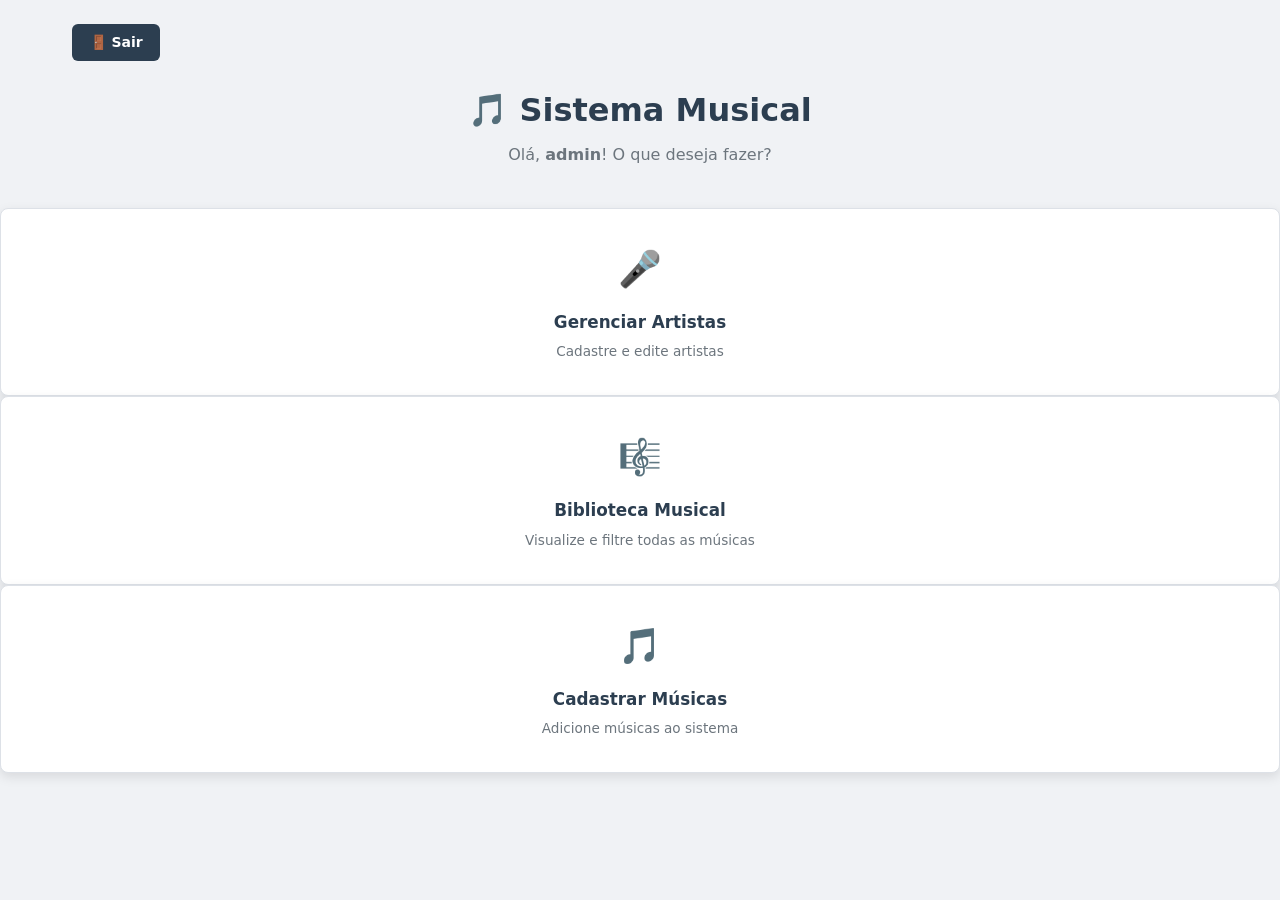
<file: index.html>
<!DOCTYPE html>
<html lang="pt-br">
<head>
    <meta charset="UTF-8">
    <meta name="viewport" content="width=device-width, initial-scale=1.0">
    <title>Menu Principal - Sistema Musical</title>
    
    
    <link rel="icon" href="data:image/svg+xml,<svg xmlns=%27http://www.w3.org/2000/svg%27 viewBox=%270 0 100
100%27><text y=%27.9em%27 font-size=%2790%27>🎵</text></svg>">
    
    <link rel="stylesheet" href="styles.css">
</head>
<body>

    <div class="container">
        <a href="login.html" class="btn-back">🚪 Sair</a>   
    </div>

    <div class="page-header">
        <h1>🎵 Sistema Musical</h1>
        <p>Olá, <strong>admin</strong>! O que deseja fazer?</p>
    </div>

   <div class="menu-card">
        <a href="cadastro_artista.html">
             <div class="menu-card-icon">🎤</div>
            <div class="menu-card-title">Gerenciar Artistas</div> 
            <div class="menu-card-desc">Cadastre e edite artistas</div>
        </a>
   </div> 

   <div class="menu-card">
    <a href="listagem_musicas.html">
        <div class="menu-card-icon">🎼</div>
        <div class="menu-card-title"> Biblioteca Musical</div>
        <div class="menu-card-desc">Visualize e filtre todas as músicas</div>
    </a>
   </div>

 <div class="menu-card">
     <a href="cadastro_musica.html">
        <div class="menu-card-icon">🎵</div>
        <div class="menu-card-title">Cadastrar Músicas</div>
        <div class="menu-card-desc">Adicione músicas ao sistema</div>
    </a>
 </div>  

 </div>

 </div>
    
</body>
</html>
</file>
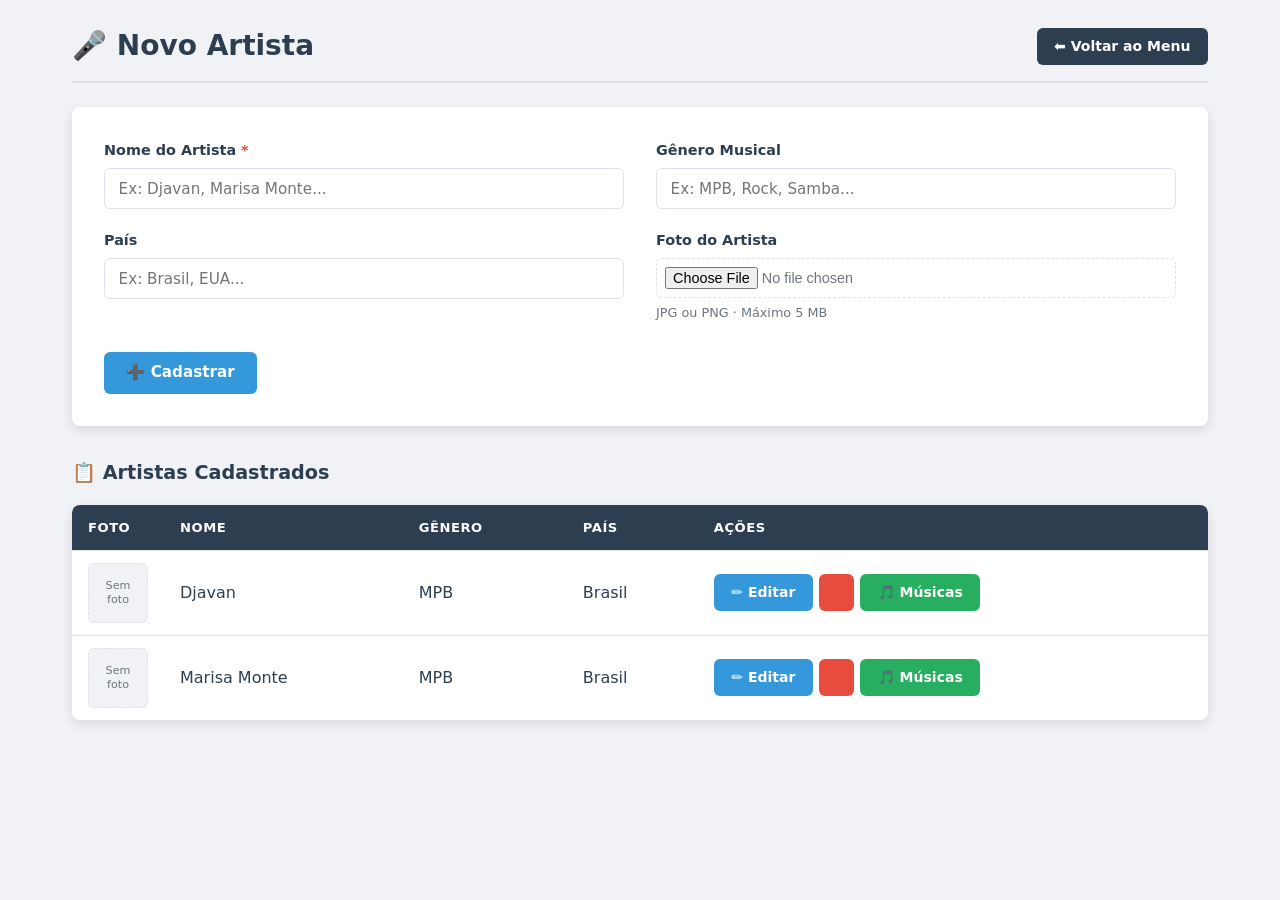
<file: cadastro_artista.html>
<!DOCTYPE html>
<html lang="pt-br">
<head>
    <meta charset="UTF-8">
    <meta name="viewport" content="width=device-width, initial-scale=1.0">
    <title>Novo Artista - Sistema Musical</title>
    <link rel="icon" href="data:image/svg+xml,<svg xmlns=%27http://www.w3.org/2000/svg%27 viewBox=%270 0 100
100%27><text y=%27.9em%27 font-size=%2790%27>🎵 </text></svg>">
 <link rel="stylesheet" href="styles.css">
</head>
<body>
    <div class="container">

        <!-- A mesma barra de título da Biblioteca (o CSS já existe desde a aula 2). -->
         <div class="page-header-bar">
            <h2>🎤 Novo Artista</h2>
            <div class="header-actions">
            <a href="index.html" class="btn-back">⬅ Voltar ao Menu</a>
 </div>
 </div>

    <form method="post" action="#" enctype="multipart/form-data">

    <!-- form-grid: o CSS transforma em 2 colunas (grid 1fr 1fr). Os campos se encaixam 2 por linha. -->
    <div class="form-grid">

        <div class="form-group">
        <!-- O * vermelho avisa que o campo é obrigatório. A cor vem da variável --red. -->
     <label for="nome">Nome do Artista <span style="color:var(--red)">*</span></label>
    <!-- required: o navegador não deixa cadastrar
         sem nome. -->
    <input type="text" id="nome" name="nome"
        required placeholder="Ex: Djavan, Marisa Monte...">
    </div>
    
    <div class="form-group">
 <!-- Campo opcional (sem required). -->
        <label for="genero">Gênero Musical</label>
        <input type="text" id="genero" name="genero"
             placeholder="Ex: MPB, Rock, Samba...">
 </div>

    <div class="form-group">
        <label for="pais">País</label>
        <input type="text" id="pais" name="pais"
                placeholder="Ex: Brasil, EUA...">
     </div>

     <div class="form-group">
        <label for="imagem">Foto do Artista</label>
            <!-- type="file": abre a janela para escolher um arquivo.
 accept="image/*": mostra só imagens. -->
        <input type="file" id="imagem" name="imagem" accept="image/*">
        <!-- small: texto pequeno de ajuda embaixo do campo. -->
        <small>JPG ou PNG · Máximo 5 MB</small>
 </div>

</div><!-- fim .form-grid -->

     <!-- form-actions: a área dos botões do formulário (flex). -->
    <div class="form-actions">
        <button type="submit" class="btn-primary">➕ Cadastrar</button>
 </div>
    </form>

        <!-- ========== TABELA DE ARTISTAS (dados fixos nesta fase) ==========
    Usa as MESMAS classes da tabela da Biblioteca: o visual já vem pronto. -->
    <h3>📋 Artistas Cadastrados</h3> <!-- h3: subtítulo da tabela -->

    <div class="table-container">
        <table>
         <thead>
            <tr>
                <th class="col-foto">Foto</th>
                <th>Nome</th>
                <th>Gênero</th>
                <th>País</th>
                <th class="col-acoes">Ações</th>
            </tr>
    </thead>
 <tbody>
        <!-- Cada tr = um artista. -->
    <tr>
        <td><div class="no-image">Sem<br>foto</div></td>
        <td>Djavan</td>
        <td>MPB</td>
        <td>Brasil</td>
        <td>
            <div class="action-buttons">
                <a href="#" class="btn-edit">✏️ Editar</a>
                <a href="#" class="btn-delete">️</a>
                <!-- btn-music (verde): leva ao cadastro das músicas DESTE artista. -->
                <a href="cadastro_musica.html" class="btn-music">🎵 Músicas</a>
            </div>
        </td>
    </tr>

  <tr>
        <td><div class="no-image">Sem<br>foto</div></td>
        <td>Marisa Monte</td>
        <td>MPB</td>
        <td>Brasil</td>
        <td>
            <div class="action-buttons">
                <a href="#" class="btn-edit">✏️ Editar</a>
                <a href="#" class="btn-delete">️</a>
                <a href="cadastro_musica.html" class="btn-music">🎵 Músicas</a>
            </div>
        </td>
    </tr>
 </tbody>
 </table>
 </div>

 </div>  

</body>
</html>
</file>
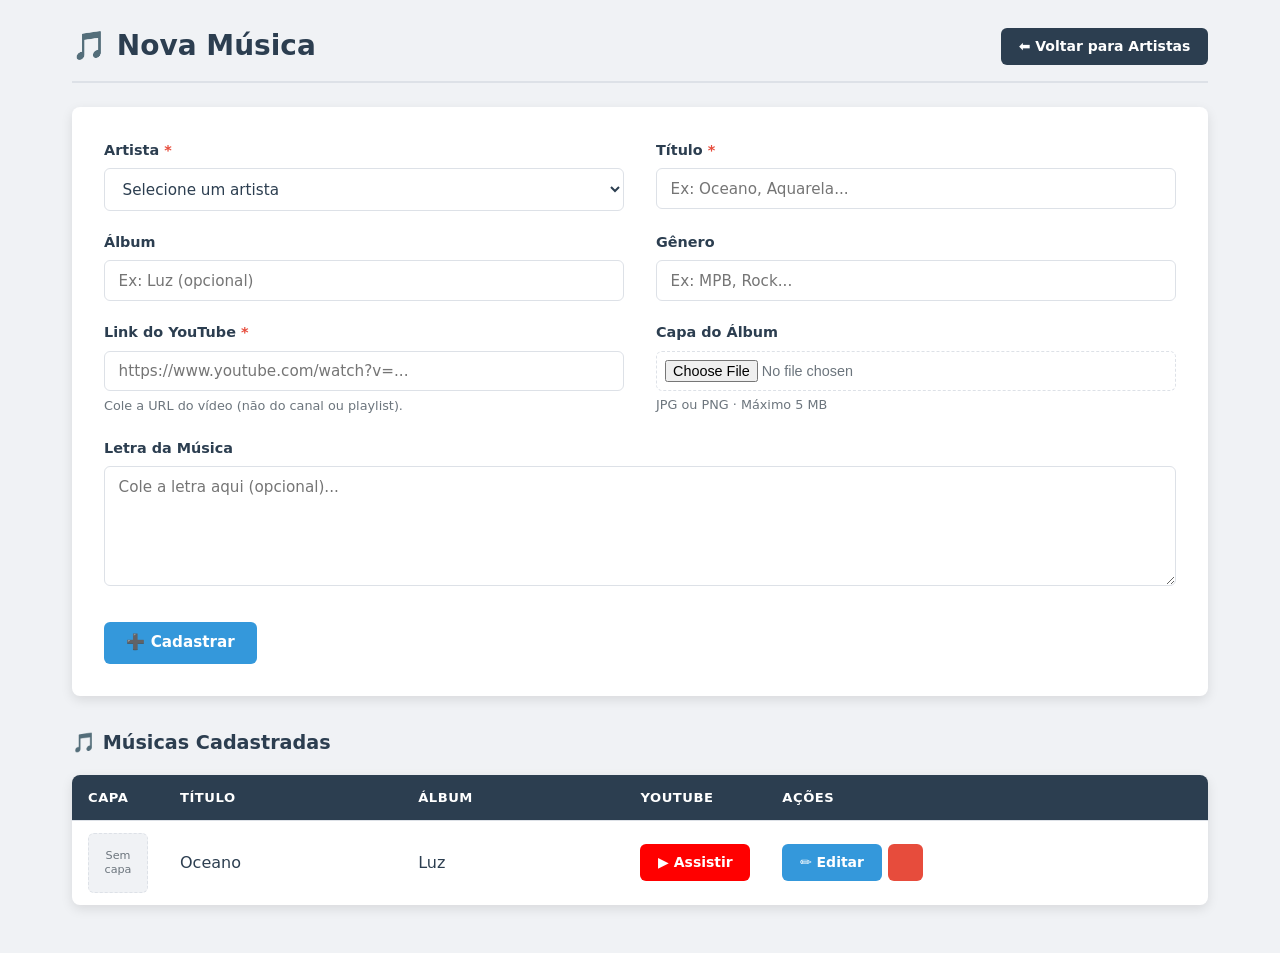
<file: cadastro_musica.html>
<!DOCTYPE html>
 <html lang="pt-br">
 <head>
        <meta charset="UTF-8">
        <meta name="viewport" content="width=device-width, initial-scale=1.0">
        <title>Nova Música — Sistema Musical</title>
        <link rel="icon" href="data:image/svg+xml,<svg xmlns=%27http://www.w3.org/2000/svg%27 viewBox=%270 0 100
    100%27><text y=%27.9em%27 font-size=%2790%27>🎵</text></svg>">
         <link rel="stylesheet" href="styles.css">
 </head>
 <body>
 <div class="container">

        <!-- Aqui o botão volta para os ARTISTAS: chegamos nesta tela pelo botão verde "Músicas". -->
        <div class="page-header-bar">
            <h2>🎵 Nova Música</h2>
            <div class="header-actions">
        <a href="cadastro_artista.html" class="btn-back">⬅ Voltar para Artistas</a>
    </div>
 </div>

    <!-- FORMULÁRIO DA MÚSICA (a "obra"). Igual ao do artista: post, enctype e form-grid. -->
     <form method="post" action="#" enctype="multipart/form-data">

        <div class="form-grid">

    <!-- Linha 1: Artista + Título -->
    <div class="form-group">
        <label for="artista_id">Artista <span style="color:var(--red)">*</span></label>
    
        <!--
        select required: a música PRECISA de um artista.
        A 1a opção tem value="" (vazio): se a pessoa não escolher, o required bloqueia.
        value="1", "2": o código do artista. Na Sprint 2 é assim que o banco
        liga a música ao artista dela (chave estrangeira artista_id).
         -->
    <select name="artista_id" id="artista_id" required>
            <option value="">Selecione um artista</option>
            <option value="1">Djavan</option>
            <option value="2">Marisa Monte</option>
        </select>
    </div>

    <div class="form-group">
        <label for="titulo">Título <span style="color:var(--red)">*</span></label>
        <input type="text" id="titulo" name="titulo"
            required placeholder="Ex: Oceano, Aquarela...">
 </div>

 <!-- Linha 2: Álbum + Gênero (opcionais) -->
     <div class="form-group">
        <label for="album">Álbum</label>
        <input type="text" id="album" name="album" placeholder="Ex: Luz (opcional)">
 </div>

        <div class="form-group">
        <label for="genero">Gênero</label>
        <input type="text" id="genero" name="genero" placeholder="Ex: MPB, Rock...">
 </div>

    <!-- Linha 3: YouTube + Capa -->
            <div class="form-group">
            <label for="youtube_link">Link do YouTube <span style="color:var(--red)">*</span></label>
 
   <!-- type="url": o navegador confere se é um endereço de internet (http...). -->
    <input type="url" id="youtube_link" name="youtube_link"
    required placeholder="https://www.youtube.com/watch?v=...">
    <small>Cole a URL do vídeo (não do canal ou playlist).</small>
 </div>

 <div class="form-group">

        <label for="imagem_capa">Capa do Álbum</label>
     <!-- O mesmo campo de foto do artista: só imagens. -->
        <input type="file" id="imagem_capa" name="imagem_capa" accept="image/*">
        <small>JPG ou PNG · Máximo 5 MB</small>
 </div>

        <!-- Linha 4: Letra. A classe "full" faz este campo ocupar as 2 colunas (grid-column: 1 / -1). -->
     <div class="form-group full">
    <label for="letra">Letra da Música</label>

        <!-- textarea: caixa de texto com várias linhas. Diferente do input, ela tem fechamento. -->
    <textarea id="letra" name="letra" placeholder="Cole a letra aqui (opcional)..."></textarea>
 </div>

 </div><!-- fim .form-grid -->

    <div class="form-actions">
        <button type="submit" class="btn-primary">➕ Cadastrar</button>
     </div>
 </form>


     <!-- ========== TABELA DE MÚSICAS DO ARTISTA (dados fixos nesta fase) ========== -->
        <h3>🎵 Músicas Cadastradas</h3>
            <div class="table-container">
    <table>
 <thead>
 
    <tr>
     <th class="col-capa">Capa</th>
        <th>Título</th>
        <th>Álbum</th>
        <th class="col-youtube">YouTube</th>
        <th class="col-acoes">Ações</th>
     </tr>
    </thead>

    <tbody>
        <tr>
        <td><div class="no-image">Sem<br>capa</div></td>
        <td>Oceano</td>
    <td>Luz</td>
 
    <!-- Abre o vídeo numa aba nova. -->
    <td><a href="#" target="_blank" class="btn-youtube">▶ Assistir</a></td>
                    <td>
                        <div class="action-buttons">
                        <a href="#" class="btn-edit">✏️ Editar</a>
                        <a href="#" class="btn-delete">️</a>
                    </div>
                </td>
            </tr>
        </tbody>
    </table>
 </div>

        </div>
    </body>
 </html>
</file>
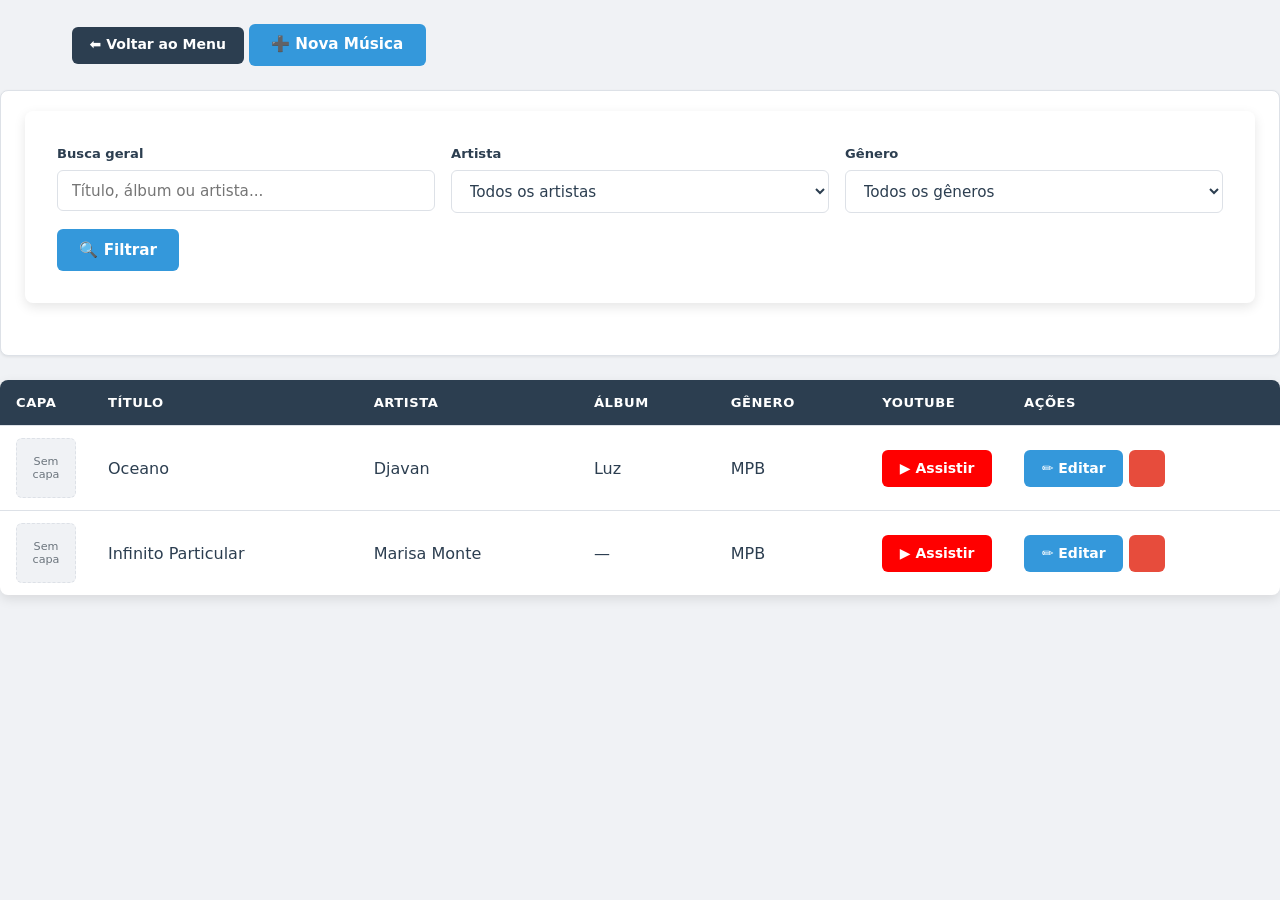
<file: listagem_musicas.html>
<!DOCTYPE html>
<html lang="pt-br">
<head>
    <meta charset="UTF-8">
    <meta name="viewport" content="width=device-width, initial-scale=1.0">
    <title>Biblioteca Musical - Sistema Musical</title>
    <link rel="icon" href="data:image/svg+xml,<svg xmlns=%27http://www.w3.org/2000/svg%27 viewBox=%270 0 100
100%27><text y=%27.9em%27 font-size=%2790%27>🎵</text></svg>">
 <link rel="stylesheet" href="styles.css">
 </head>
 <body>
 <div class="container">

    <!-- Cabeçalho Da Página  -->

    <div class= "page-head-bar">
    <a href="index.html" class="btn-back">⬅ Voltar ao Menu</a>
    <a href="cadastro_musica.html" class="btn-primary">➕ Nova Música</a>
    </div>
   </div>
   
   <!-- FILTROS -->

   <div class="filters">
<form method="get" class="filter-form" action="#">

    <!-- Filter-grupo: os 3 filtros. 0 CSS (flex) coloca lado a lado. -->
<div class="filter-group">

    <!-- filter-item: um filtro = rótulo + campo. -->
   <div class="filter-item">
      <label for="busca">Busca geral</label>
      <input type="text" name="busca" id="busca" placeholder="Título, álbum ou artista...">
   </div>

   <div class="filter-item">
        <label for="artista">Artista</label>
        <!-- select: lista para escolher uma opção.
 value="" (vazio) = "todos". O número é o código do artista no banco. -->

 <select name="artista" id="artista">
        <option value="">Todos os artistas</option>
        <option value="1">Djavan</option>
        <option value="2">Marisa Monte</option>
    </select>
 </div>

 <div class="filter-item">
        <label for="genero">Gênero</label>
        <select name="genero" id="genero">
            <option value="">Todos os gêneros</option>
            <option value="MPB">MPB</option>
        </select>
    </div>
 </div>

 <!-- Filter-actions: a área do botão de filtrar -->
    <div class="filter-actions">
            <button type="submit" class="btn-primary">🔍 Filtrar</button>
        </div>
    </form>
 </div>

 <!-- TABELA DE MÚSICAS -->

 <div class="table-container">
    <table>
 <!-- thead: o cabeçalho da tabela. tr = linha. th = célula de título. -->
        <thead>
            <tr>
                <!-- As classes col-... deixam o CSS controlar a largura destas colunas. -->
                <th class="col-capa">Capa</th>
                <th>Título</th>
                <th>Artista</th>
                <th>Álbum</th>
                <th>Gênero</th>
                <th class="col-youtube">YouTube</th>
                <th class="col-acoes">Ações</th>
            </tr>
    </thead>

            <!-- tbody: o corpo. Cada tr é UMA música; cada td é uma informação dela.
 Os dados estão fixos aqui. Na Sprint 2 o PHP cria estas linhas a partir do banco. -->
 <tbody>
    <tr>
 <!-- no-image: quadrado "Sem capa" no lugar da imagem (a capa real vem na Sprint 2). -->
        <td><div class="no-image">Sem<br>capa</div></td>
        <td>Oceano</td>
        <td>Djavan</td>
        <td>Luz</td>
        <td>MPB</td>
 <!-- target="_blank": abre o vídeo numa aba nova, sem sair do sistema. -->
 <td><a href="#" target="_blank" class="btn-youtube">▶ Assistir</a></td>
 <td>
 <!-- action-buttons: junta Editar e Excluir lado a lado (flex). -->
 <div class="action-buttons">
            <a href="#" class="btn-edit">✏️ Editar</a>
            <a href="#" class="btn-delete">️</a>
        </div>
    </td>
 </tr>

    <tr>
                        <td><div class="no-image">Sem<br>capa</div></td>
                        <td>Infinito Particular</td>
                        <td>Marisa Monte</td>
                        <td>—</td> <!-- sem álbum: mostramos um traço -->
                        <td>MPB</td>
                        <td><a href="#" target="_blank" class="btn-youtube">▶ Assistir</a></td>
                        <td>
                            <div class="action-buttons">
                                <a href="#" class="btn-edit">✏️ Editar</a>
                                <a href="#" class="btn-delete">️</a>
                            </div>
                        </td>
                    </tr>
            </tbody>
    </table>
 </div>

</div>
</body>
</html>
</file>
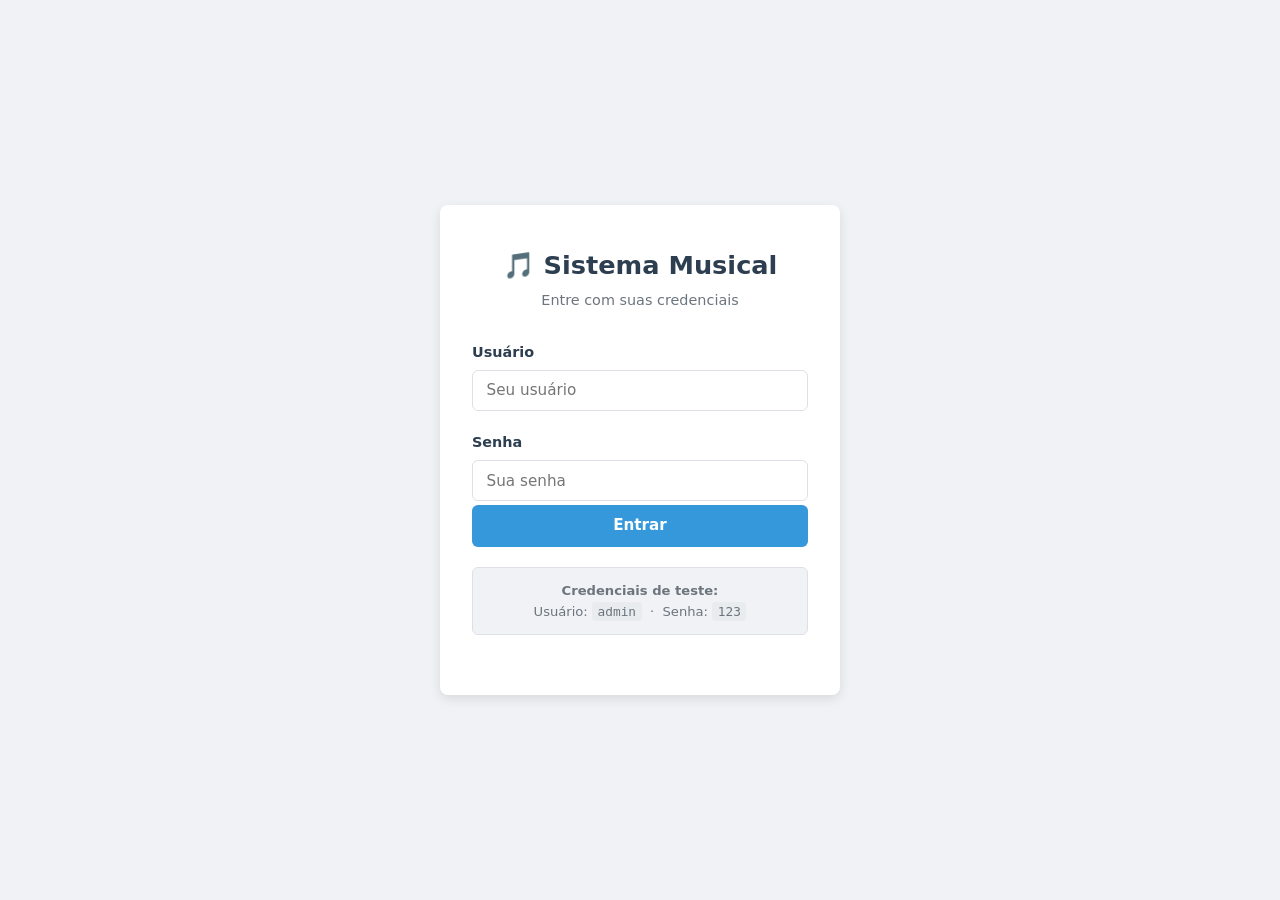
<file: login.html>
<!DOCTYPE html>
<html lang="pt-br">
<head>
    <meta charset="UTF-8">
    <meta name="viewport" content="width=device-width, initial-scale=1.0">

    <title>Login- Sistema Musical </title>


<link rel="icon" href="data:image/svg+xml,<svg xmlns=%27http://www.w3.org/2000/svg%27 viewBox=%270 0 100
100%27><text y=%27.9em%27 font-size=%2790%27>🎵</text></svg>">
 
<link rel="stylesheet" href="styles.css">

</head>

<body> 
     <div class ="login-page">

    <div class="login-card">
        <div 
        class="login-header">
        <h1>🎵 Sistema Musical</h1>
         <p>Entre com suas credenciais</p>
    </div>

    <form method="post" action="#"></form>

    <div class="form-group">

        <!-- for="usuario" é igual ao id do input: clicar no texto foca o campo. -->
         <label for="usuario">Usuário</label>
        <input type="text"
            id="usuario"
            name="usuario"
            required
            autocomplete="username"
            placeholder="Seu usuário">

        </div>

        <div class="form-group">
    <label for="senha">Senha</label>
 <!-- type="password": esconde o que a pessoa digit (●●●). -->
        <input type="password"
            id="senha"
            name="senha"
            required
            autocomplete="current-password"
            placeholder="Sua senha">

 <!-- type="submit": envia o formulário. A classe btn-primary deixa o botão azul. -->
        <button type="submit" class="btn-primary">Entrar</button>
 </form>

 <!-- login-hint: a dica com as credenciais de teste. <code> mostra em fonte de código. -->
        <div class="login-hint">
            <strong>Credenciais de teste:</strong><br>
            Usuário: <code>admin</code> &nbsp;·&nbsp; Senha: <code>123</code>
            
     <!-- &nbsp; = espaço que não quebra a linha. -->
    </div>

</div>
</body>
</html>
</file>
<file: styles.css>
:root {
     --primary: #2c3e50; /* azul bem escuro: títulos, cabeçalho da tabela */
    --blue: #3498db; /* azul: botão principal e editar */
     --blue-dark: #2980b9; /* azul escuro: hover */
     --green: #27ae60; /* verde: botão de músicas */
     --red: #e74c3c; /* vermelho: excluir e o * de obrigatório */
     --red-dark: #c0392b;
    --bg: #f0f2f5; /* fundo cinza claro da página */
    --surface: #ffffff; /* fundo dos cartões */
    --border: #dde1e7; /* cor das bordas */
     --text: #2c3e50;
    --text-muted: #6c757d; /* texto cinza, menos importante */
    --shadow-sm: 0 1px 3px rgba(0,0,0,.08); /* sombra fraca */
    --shadow-md: 0 4px 12px rgba(0,0,0,.10); /* sombra média */
    --radius: 8px; /* arredondamento dos cantos */
    --font: 'Segoe UI', system-ui, -apple-system, sans-serif;
 }


     *, *::before, *::after {
        margin: 0;
        padding: 0;
        box-sizing: border-box;
 }

    form {
        background: var(--surface);
        padding: 2rem;
        border-radius: var(--radius);
        box-shadow: var(--shadow-md);
        margin-bottom: 2rem;
 }

        .form-group {
     margin-bottom: 1.25rem;
 }

 label {
     display: block;
    margin-bottom: .4rem;
    font-size: .9rem;
    font-weight: 600;
    color: var(--primary);
 }

    input[type="text"],
    input[type="password"],
    textarea,
    select {
        width: 100%;
        padding: .65rem .85rem;
        border: 1.5px solid var(--border);
         border-radius: 6px;
        font-size: .95rem;
        font-family: var(--font); /* sem isso, campos usam outra fonte */
        color: var(--text);
        background: var(--surface);
        transition: border-color .2s, box-shadow .2s; /* muda suave */
 }

    input:focus,
    textarea:focus,
    select:focus {
         outline: none;
        border-color: var(--blue);
        box-shadow: 0 0 0 3px rgba(52,152,219,.15);
 }

    .btn-primary,
    .btn-edit,
    .btn-delete,
    .btn-music,
    .btn-back,
    .btn-youtube {
        display: inline-flex; /* ícone e texto alinhados */
        align-items: center;
        justify-content: center;
        gap: .35rem;
        padding: .55rem 1.1rem;
        border: none;
        border-radius: 6px;
        font-size: .875rem;
        font-weight: 600;
        font-family: var(--font);
        cursor: pointer; /* mãozinha no mouse */
        text-decoration: none; /* links sem sublinhado */
        white-space: nowrap; /* texto não quebra linha */
        transition: background-color .2s, transform .15s, box-shadow .2s;
        line-height: 1.4;
}

    .btn-primary {
      padding: .65rem 1.4rem;
      font-size: .95rem;
      background: var(--blue);
      color: #fff;
     }

     .btn-primary:hover { background: var(--blue-dark); transform: translateY(-1px); box-shadow: var(--shadow-sm); }

    .btn-back { background: var(--primary); color: #fff; }
    .btn-back:hover { background: #1a252f; }
    
   .login-page {
        display: flex;
        justify-content: center;
        align-items: center;
        min-height: 100vh;
        background: var(--bg);
        padding: 1rem;
 } 

     .login-card {
        background: var(--surface);
        padding: 2.5rem 2rem;
        border-radius: var(--radius);
        box-shadow: var(--shadow-md);
        width: 100%;
        max-width: 400px;
 }


    .login-card form {
        background: none;
        box-shadow: none;
        padding: 0;
        margin: 0;
 }

     .login-header {
        text-align: center;
        margin-bottom: 1.75rem;
 }

     .login-header h1 {
        font-size: 1.6rem;
        color: var(--primary);
        margin-bottom: .25rem;
 }

    .login-header p {
        color: var(--text-muted);
        font-size: .9rem;
 }

 /* Seletor com espaço = "que está dentro de". Só o botão do login
 ocupa a largura toda. */
    .login-card .btn-primary {
        width: 100%;
        margin-top: .25rem;
 }

    
 .login-hint {
        margin-top: 1.25rem;
        padding: .75rem 1rem;
        background: var(--bg);
        border-radius: 6px;
        font-size: .82rem;
        color: var(--text-muted);
        border: 1px solid var(--border);
 }


    .login-hint code {
        background: #e9ecef;
        padding: .1rem .35rem;
        border-radius: 3px;
        font-size: .8rem;
 }

    .container {
         max-width: 1200px;
         margin: 0 auto;
         padding: 24px 32px;
 }


     .topbar {
        display: flex;
        justify-content: flex-end;
        margin-bottom: 2rem;
 }

    .page-header {
        text-align: center;
        margin-bottom: 2.5rem;
 }

    .page-header h1 {
        font-size: 2rem;
        color: var(--primary);
        margin-bottom: .35rem;
 }

    .page-header p { color: var(--text-muted); font-size: 1rem; }

 /* A grade dos cards. auto-fit + minmax(240px, 1fr):
 "coloque quantas colunas couberem, cada uma com no mínimo 240px".
 No celular os cards descem sozinhos. */
    .menu-grid {
        display: grid;
        grid-template-columns: repeat(auto-fit, minmax(240px, 1fr));
        gap: 1.25rem;
        max-width: 900px;
        margin: 0 auto;
 }

    .menu-card {
        background: var(--surface);
        border-radius: var(--radius);
        box-shadow: var(--shadow-md);
        transition: transform .2s, box-shadow .2s;
        border: 1px solid var(--border);
 }

    .menu-card:hover {
        transform: translateY(-4px);
        box-shadow: 0 8px 20px rgba(0,0,0,.13);
 }

     .menu-card a {
        display: block;
        padding: 2rem 1.5rem;
        text-align: center;
        text-decoration: none;
        color: var(--text);
     }

     .menu-card-icon { font-size: 2.2rem; margin-bottom: .75rem; }
     .menu-card-title { font-size: 1.05rem; font-weight: 600; color: var(--primary); margin-bottom: .35rem; }
     .menu-card-desc {font-size: .85rem; color: var(--text-muted); }

     /* [AULA 2] Cores dos botões de ação da tabela.
 Azul = ação normal. Vermelho = perigo (excluir). */
 .btn-edit { background: var(--blue); color: #fff; }
 .btn-edit:hover { background: var(--blue-dark); }
 .btn-delete { background: var(--red); color: #fff; }
 .btn-delete:hover { background: var(--red-dark); }

 /* [AULA 2] O vermelho do YouTube, para reconhecer na hora. */
 .btn-youtube { background: #ff0000; color: #fff; }
 .btn-youtube:hover { background: #cc0000; }

 /* -----------------------------------------------
 8. TIPOGRAFIA [h2 na AULA 2]
 ----------------------------------------------- */
 /* Todo h2 do sistema: grande, cor principal e uma linha embaixo. */
 h2 {
      font-size: 1.75rem;
      font-weight: 600;
      color: var(--primary);
      margin-bottom: 1.5rem;
      padding-bottom: .75rem;
      border-bottom: 2px solid var(--border);
 }

 /* -----------------------------------------------
 9. CABEÇALHO DE PÁGINA COM AÇÕES [AULA 2]
 Usado na Biblioteca e nos dois cadastros.
 ----------------------------------------------- */
 /* space-between: título na esquerda, botões na direita.
 flex-wrap: se faltar espaço, os botões descem. */
 .page-header-bar {
   display: flex;
   align-items: center;
   justify-content: space-between;
   gap: 1rem;
   margin-bottom: 1.5rem;
   padding-bottom: .75rem;
   border-bottom: 2px solid var(--border);
   flex-wrap: wrap;
 }

 /* A barra já tem linha embaixo. Tiramos a linha do h2 que está
 dentro dela, senão ficariam duas. */
 .page-header-bar h2 {
      margin: 0;
      padding: 0;
      border: none;
      font-size: 1.75rem;
      font-weight: 600;
      color: var(--primary);
 }

 .page-header-bar .header-actions {
      display: flex;
      gap: .6rem;
      flex-wrap: wrap;
      align-items: center;
 }

 /* -----------------------------------------------
  TABELAS [AULA 2]
 ----------------------------------------------- */
/* A caixa da tabela. overflow: hidden corta o que passa dos cantos
 redondos (senão o cabeçalho escuro "vaza" no canto). */
 .table-container {
      background: var(--surface);
      border-radius: var(--radius);
      box-shadow: var(--shadow-md);
      overflow: hidden;
      margin-bottom: 1.5rem;
 }

 /* border-collapse: as bordas das células viram uma só. */
 table {
   width: 100%;
   border-collapse: collapse;
 }

 /* Espaço dentro das células e uma linha fina entre as linhas. */
 th, td
  {
      padding: 12px 16px;
      text-align: left;
      vertical-align: middle;
      border-bottom: 1px solid var(--border);
 }

 /* Cabeçalho escuro, letra branca e MAIÚSCULA. */
 th {
      background: var(--primary);
      color: #fff;
      font-size: .82rem;
      font-weight: 600;
      letter-spacing: .04em;
      text-transform: uppercase;
      white-space: nowrap;
 }

 tbody tr:last-child td { border-bottom: none; } /* a última linha sem borda */
 tbody tr:hover { background: #f8fafc; } /* linha clareia com o mouse */

 /* Larguras fixas das colunas pequenas. */
 .col-foto,
 .col-capa { width: 90px; white-space: nowrap; }
 .col-youtube { width: 110px; white-space: nowrap; }
 .col-acoes { white-space: nowrap; }

 /* Editar, Excluir (e Músicas) lado a lado. */
 .action-buttons {
      display: flex;
      gap: 6px;
      align-items: center;
      flex-wrap: nowrap;
 }

 /* [Sprint 2] A miniatura da capa ou da foto de verdade. */
 .table-thumbnail {
      width: 60px;
      height: 60px;
      object-fit: cover;
      border-radius: 6px;
      display: block;
}

/* O quadrado "Sem capa / Sem foto": borda tracejada e texto no meio. */
 .no-image {
      width: 60px;
      height: 60px;
      background: var(--bg);
      border: 1.5px dashed var(--border);
      border-radius: 6px;
      display: flex;
      align-items: center;
      justify-content: center;
      font-size: .7rem;
      color: var(--text-muted);
      text-align: center;
      line-height: 1.2;
 }


 /* [Sprint 2] Célula de "nenhuma música encontrada". */
 td.empty-cell {
      text-align: center;
      color: var(--text-muted);
      padding: 2rem;
      font-size: .95rem;
 }

 /* -----------------------------------------------
 14. FILTROS [AULA 2]
 ----------------------------------------------- */
 .filters {
      background: var(--surface);
      padding: 1.25rem 1.5rem;
      border-radius: var(--radius);
      box-shadow: var(--shadow-sm);
      margin-bottom: 1.5rem;
      border: 1px solid var(--border);
 }

   /* Os filtros lado a lado. flex-wrap: descem se não couber. */
 .filter-group {
      display: flex;
      gap: 1rem;
      flex-wrap: wrap;
      margin-bottom: 1rem;
 }

 /* flex: 1 = cada filtro pega a mesma fatia do espaço.
170 min-width impede que fique fino demais. */
 .filter-item {
   flex: 1;
   min-width: 180px;
}

.filter-item label {
 font-size: .82rem;
 }

 .filter-actions {
      display: flex;
      gap: .75rem;
      align-items: center;
}

/* [AULA 3] Verde = ir para as músicas do artista. */
 .btn-music { background: var(--green); color: #fff; }
 .btn-music:hover { background: #219a52; }

           /* [AULA 3] O subtítulo das tabelas dos cadastros. */
     h3 {
          font-size: 1.2rem;
          font-weight: 600;
          color: var(--primary);
          margin: 2rem 0 1rem; /* 2rem em cima, 0 nos lados, 1rem embaixo */
 }

          /* [AULA 3] Seletor de atributo: só o input de arquivo.
     A borda tracejada lembra "solte o arquivo aqui". */
      input[type="file"] {
          width: 100%;
          padding: .5rem;
          border: 1.5px dashed var(--border);
          border-radius: 6px;
          font-size: .9rem;
          color: var(--text-muted);
          cursor: pointer;
 }

          /* [AULA 3] O texto de ajuda fica embaixo do campo, pequeno e cinza. */
     small {
          display: block;
          margin-top: .3rem;
          font-size: .8rem;
          color: var(--text-muted);
      }

          /* [AULA 3] 2 colunas iguais (1fr = uma fração do espaço).
           gap: 0 entre linhas (o form-group já tem margem) e 2rem entre colunas. */
     .form-grid {
          display: grid;
          grid-template-columns: 1fr 1fr;
          gap: 0 2rem;
 }

          /* [AULA 3] Os botões abaixo do formulário, lado a lado. */
     .form-actions {
          display: flex;
          gap: .75rem;
          align-items: center;
          flex-wrap: wrap;
          margin-top: .5rem;
          grid-column: 1 / -1;
 }

           /* [AULA 3, usada na Sprint 2] Mostra a foto já salva ao editar. */
     .current-image {
          display: flex;
          align-items: center;
          gap: .75rem;
          margin-top: .75rem;
          padding: .75rem;
          background: var(--bg);
          border-radius: 6px;
 }

     .current-image img {
          width: 64px;
          height: 64px;
          object-fit: cover; /* corta a foto sem esticar */
          border-radius: 6px;
          flex-shrink: 0;
 }

.current-image small {
     margin: 0;
     color: var(--text-muted);
} 


     /* -----------------------------------------------
     4. MENSAGENS [AULA 4, usadas de verdade na Sprint 2]
     Ex.: "Artista cadastrado!" (success) ou "Senha incorreta" (error).
     ----------------------------------------------- */
     .message {
          display: flex;
          align-items: center;
          gap: .6rem;
          padding: .85rem 1.1rem;
          border-radius: 6px;
          margin-bottom: 1.25rem;
          font-size: .95rem;
          font-weight: 500;
 }

 .message.success { background: #d4edda; color: #155724; border: 1px solid #c3e6cb; }
 .message.error { background: #f8d7da; color: #721c24; border: 1px solid #f5c6cb; }

     /* [AULA 4] A caixa da letra: começa com 120px de altura.
     resize: vertical deixa esticar só para baixo. */
 textarea {
     min-height: 120px;
     resize: vertical;
 }

 /* -----------------------------------------------
28 10. FORMULÁRIO EM GRADE [AULAS 3 e 4]
29 ----------------------------------------------- */
          /* [AULA 4] Outros tipos de input ficam iguais ao text. */
          input[type="number"],
          input[type="url"],
          input[type="date"] {
                width: 100%;
               padding: .65rem .85rem;
               border: 1.5px solid var(--border);
               border-radius: 6px;
               font-size: .95rem;
               font-family: var(--font);
               color: var(--text);
               background: var(--surface);
               transition: border-color .2s, box-shadow .2s;
          }

 /* [AULA 4] O campo com a classe "full" vai da 1a à última linha
 da grade: ocupa as 2 colunas (usado na letra da música). */
     .form-grid .form-group.full {
     grid-column: 1 / -1;
 }

/* -----------------------------------------------
 15. UTILITÁRIOS [AULA 4]
 Classes pequenas para usar direto no HTML, sem criar regra nova.
 mt = margin-top, mb = margin-bottom.
 ----------------------------------------------- */
 .text-center { text-align: center; }
 .text-muted { color: var(--text-muted); font-size: .9rem; }

.mt-1 { margin-top: .5rem; }
.mt-2 { margin-top: 1rem; } 
.mt-3 { margin-top: 1.5rem; }
.mb-1 { margin-bottom: .5rem; }
.mb-2 { margin-bottom: 1rem; }
.mb-3 { margin-bottom: 1.5rem; }


/* -----------------------------------------------
 16. RESPONSIVIDADE [AULA 4]

 Tudo aqui dentro só vale em telas de até 768px (celular e
 tablet em pé). Fica no FIM do arquivo para vencer as regras de cima.
 Teste: F12, depois o ícone de celular (modo responsivo).
 ----------------------------------------------- */
 @media (max-width: 768px) {
          .container { padding: 16px; } /* menos espaço nas bordas */
          h2 { font-size: 1.4rem; }
          form { padding: 1.25rem; }
          .form-grid { grid-template-columns: 1fr; } /* formulário em 1 coluna */
          .filter-group { flex-direction: column; gap: .75rem; } /* filtros empilhados */
          .filter-item { min-width: 100%; }
          .table-container { overflow-x: auto; } /* tabela rola para o lado */
          table { min-width: 560px; }
          th, td { padding: 10px 12px; font-size: .85rem; }
          .table-thumbnail,
          .no-image { width: 48px; height: 48px; }
          .col-foto, .col-capa { width: 68px; }
          .action-buttons { flex-wrap: wrap; gap: 4px; }
          .btn-edit, .btn-delete, .btn-music, .btn-youtube {
          padding: .4rem .7rem;
          font-size: .78rem;
     }
          .menu-grid { grid-template-columns: 1fr; } /* menu: 1 card por linha */
 }

     /* -----------------------------------------------
     1. VARIÁVEIS E RESET [AULA 1]
     ----------------------------------------------- */
     /* :root guarda as variáveis. Escrevemos o valor UMA vez e usamos
     em todo lugar com var(--nome). Para mudar a identidade visual do
     sistema, basta trocar as cores aqui. */
      :root {
          --primary: #2c3e50; /* azul bem escuro: títulos, cabeçalho da tabela */
          --blue: #3498db; /* azul: botão principal e editar */
          --blue-dark: #2980b9; /* azul escuro: hover */
          --green: #27ae60; /* verde: botão de músicas */
          --red: #e74c3c; /* vermelho: excluir e o * de obrigatório */
          --red-dark: #c0392b;
          --bg: #f0f2f5; /* fundo cinza claro da página */
          --surface: #ffffff; /* fundo dos cartões */
          --border: #dde1e7; /* cor das bordas */
          --text: #2c3e50;
          --text-muted: #6c757d; /* texto cinza, menos importante */
          --shadow-sm: 0 1px 3px rgba(0,0,0,.08); /* sombra fraca */
          --shadow-md: 0 4px 12px rgba(0,0,0,.10); /* sombra média */
          --radius: 8px; /* arredondamento dos cantos */
          --font: 'Segoe UI', system-ui, -apple-system, sans-serif;
 }

 /* Reset: zera as margens que o navegador coloca sozinho.
 box-sizing: border-box faz a largura já incluir padding e borda. */
 *, *::before, *::after {
          margin: 0;
          padding: 0;
          box-sizing: border-box;
     }

          /* A página inteira: fonte, fundo e cor do texto. */
     body {
          font-family: var(--font);
          background-color: var(--bg);
          color: var(--text);
          line-height: 1.6; /* espaço entre as linhas do texto */
          min-height: 100vh; /* no mínimo a altura toda da tela */
     }


 /* -----------------------------------------------
 2. FORMULÁRIOS [AULA 1]
 Base usada por TODAS as telas que têm <form>.
 ----------------------------------------------- */
 /* Todo formulário vira um cartão branco com sombra. */
 form {
          background: var(--surface);
          padding: 2rem;
          border-radius: var(--radius);
          box-shadow: var(--shadow-md);
          margin-bottom: 2rem;
     }

 /* Espaço embaixo de cada grupo (rótulo + campo). */
     .form-group {
     margin-bottom: 1.25rem;

}    

           /* display: block coloca o rótulo numa linha só dele, em cima do campo. */
     label {
          display: block;
          margin-bottom: .4rem;
          font-size: .9rem;
          font-weight: 600;
          color: var(--primary);
 }

        /* Os campos ocupam a largura toda e ganham borda fina.
        textarea e select já ficam prontos para as próximas telas. */
     input[type="text"],
     input[type="password"],
     textarea,
     select {
          width: 100%;
          padding: .65rem .85rem;
          border: 1.5px solid var(--border);
          border-radius: 6px;
          font-size: .95rem;
          font-family: var(--font); /* sem isso, campos usam outra fonte */ color: var(--text);
          background: var(--surface);
          transition: border-color .2s, box-shadow .2s; /* muda suave */
 }

       /* :focus = quando a pessoa clica no campo. A borda fica azul. */
          input:focus,
          textarea:focus,
          select:focus {
               outline: none;
               border-color: var(--blue);
               box-shadow: 0 0 0 3px rgba(52,152,219,.15);
 }

     /* -----------------------------------------------
     3. BOTÕES [AULA 1, cores novas nas aulas 2 e 3]
     ----------------------------------------------- */
     /* Seletor em grupo (vírgulas): TODOS os botões do sistema têm o
     mesmo formato. Cada um ganha a sua cor mais abaixo. */
          .btn-primary,
          .btn-edit,
          .btn-delete,
          .btn-music,
          .btn-back,
          .btn-youtube {
               display: inline-flex; /* ícone e texto alinhados */
               align-items: center;
               justify-content: center;
               gap: .35rem;
               padding: .55rem 1.1rem;
               border: none;
               border-radius: 6px;
               font-size: .875rem;
               font-weight: 600;
               font-family: var(--font);
               cursor: pointer; /* mãozinha no mouse */
               text-decoration: none; /* links sem sublinhado */
               white-space: nowrap; /* texto não quebra linha */
               transition: background-color .2s, transform .15s, box-shadow .2s;
               line-height: 1.4;
           }

           /* Botão principal: azul. No hover escurece e sobe 1px. */
          .btn-primary {
          padding: .65rem 1.4rem;
          font-size: .95rem;
          background: var(--blue);
          color: #fff;
     }
     .btn-primary:hover { background: var(--blue-dark); transform: translateY(-1px); box-shadow: var(--shadow-sm); }


     /* Voltar e Sair: escuro. */
      .btn-back { background: var(--primary); color: #fff; }
      .btn-back:hover { background: #1a252f; 
     }

          /* [AULA 2] Cores dos botões de ação da tabela.
          Azul = ação normal. Vermelho = perigo (excluir). */
     .btn-edit { background: var(--blue); color: #fff; }
     .btn-edit:hover { background: var(--blue-dark); }
     .btn-delete { background: var(--red); color: #fff; }
     .btn-delete:hover { background: var(--red-dark); }

          /* [AULA 3] Verde = ir para as músicas do artista. */
     .btn-music { background: var(--green); color: #fff; }
     .btn-music:hover { background: #219a52; }

          /* [AULA 2] O vermelho do YouTube, para reconhecer na hora. */
     .btn-youtube { background: #ff0000; color: #fff; }
     .btn-youtube:hover { background: #cc0000; }


     /* -----------------------------------------------
     4. MENSAGENS [AULA 4, usadas de verdade na Sprint 2]
     Ex.: "Artista cadastrado!" (success) ou "Senha incorreta" (error).
     ----------------------------------------------- */
     .message {
          display: flex;
          align-items: center;
          gap: .6rem;
          padding: .85rem 1.1rem;
          border-radius: 6px;
          margin-bottom: 1.25rem;
          font-size: .95rem;
          font-weight: 500;
     }

     .message.success { background: #d4edda; color: #155724; border: 1px solid #c3e6cb; }
     .message.error { background: #f8d7da; color: #721c24; border: 1px solid #f5c6cb; }

          /* [AULA 4] A caixa da letra: começa com 120px de altura.
          resize: vertical deixa esticar só para baixo. */
     textarea {
          min-height: 120px;
          resize: vertical;
 } 

     /* -----------------------------------------------
     5. TELA DE LOGIN [AULA 1]
     ----------------------------------------------- */
     /* O body do login vira flex para centralizar o cartão:
     justify-content = horizontal, align-items = vertical. */
     .login-page {
          display: flex;
          justify-content: center;
          align-items: center;
          min-height: 100vh;
          background: var(--bg);
          padding: 1rem;
     }

          /* O cartão branco, com no máximo 400px de largura. */
     .login-card {
          background: var(--surface);
          padding: 2.5rem 2rem;
          border-radius: var(--radius);
          box-shadow: var(--shadow-md);
          width: 100%;
          max-width: 400px;
 }

          /* O form já é um cartão (seção 2). Dentro do login-card tiramos
          o fundo e a sombra para não ficar "caixa dentro de caixa". */
     .login-card form {
          background: none;
          box-shadow: none;
          padding: 0;
          margin: 0;
 }

     .login-header {
          text-align: center;
          margin-bottom: 1.75rem;
      }

     .login-header h1 {
          font-size: 1.6rem;
          color: var(--primary);
          margin-bottom: .25rem;
     }

     .login-header p {
          color: var(--text-muted);
          font-size: .9rem;
 }

     /* Seletor com espaço = "que está dentro de". Só o botão do login
     ocupa a largura toda. */
     .login-card .btn-primary {
          width: 100%;
          margin-top: .25rem;
     }

     /* A caixinha com a dica das credenciais. */
          .login-hint {
               margin-top: 1.25rem;
               padding: .75rem 1rem;
               background: var(--bg);
               border-radius: 6px;
               text-align: center;
               font-size: .82rem;
               color: var(--text-muted);
               border: 1px solid var(--border);
     }

     .login-hint code {
          background: #e9ecef;
          padding: .1rem .35rem;
          border-radius: 3px;
          font-size: .8rem;
}

     /* -----------------------------------------------
     6. LAYOUT BASE [AULA 1]
     O container de todas as telas, menos o login.
     ----------------------------------------------- */
     /* Largura máxima de 1200px. margin: 0 auto centraliza a caixa. */
        .container {
          max-width: 1200px;
          margin: 0 auto;
          padding: 24px 32px;
 }


     /* -----------------------------------------------
     7. MENU PRINCIPAL [AULA 1]
     ----------------------------------------------- */
     /* flex-end empurra o botão Sair para a direita. */
     .topbar {
          display: flex;
          justify-content: flex-end;
          margin-bottom: 2rem;
 }

     .page-header {
          text-align: center;
          margin-bottom: 2.5rem;
 }


     .page-header h1 {
          font-size: 2rem;
          color: var(--primary);
          margin-bottom: .35rem;
 }

     .page-header p { color: var(--text-muted); font-size: 1rem; }

     /* A grade dos cards. auto-fit + minmax(240px, 1fr):
     "coloque quantas colunas couberem, cada uma com no mínimo 240px".
     o celular os cards descem sozinhos. */
     .menu-grid {
          display: grid;
         grid-template-columns: repeat(auto-fit, minmax(240px, 1fr));
          gap: 1.25rem;
          max-width: 900px;
          margin: 0 auto;
 }

     .menu-card {
          background: var(--surface);
          border-radius: var(--radius);
          box-shadow: var(--shadow-md);
          transition: transform .2s, box-shadow .2s;
          border: 1px solid var(--border);
     }

      /* Com o mouse em cima, o card sobe 4px e a sombra cresce. */
     .menu-card:hover {
          transform: translateY(-4px);
          box-shadow: 0 8px 20px rgba(0,0,0,.13);
 }

     /* display: block faz o link ocupar o card inteiro (tudo clicável). */
     .menu-card a {
          display: block;
          padding: 2rem 1.5rem;
          text-align: center;
          text-decoration: none;
          color: var(--text);
 }

     .menu-card-icon { font-size: 2.2rem; margin-bottom: .75rem; }
     .menu-card-title { font-size: 1.05rem; font-weight: 600; color: var(--primary); margin-bottom: .35rem; }
      .menu-card-desc { font-size: .85rem; color: var(--text-muted); }

     /* -----------------------------------------------
     8. TIPOGRAFIA [h2 na AULA 2]
     ----------------------------------------------- */
     /* Todo h2 do sistema: grande, cor principal e uma linha embaixo. */
     h2 {
          font-size: 1.75rem;
          font-weight: 600;
          color: var(--primary);
          margin-bottom: 1.5rem;
          padding-bottom: .75rem;
          border-bottom: 2px solid var(--border);
 }

 /* [AULA 3] O subtítulo das tabelas dos cadastros. */
          h3 {
     font-size: 1.2rem;
     font-weight: 600;
     color: var(--primary);
     margin: 2rem 0 1rem; /* 2rem em cima, 0 nos lados, 1rem embaixo */
 }


          /* -----------------------------------------------
          9. CABEÇALHO DE PÁGINA COM AÇÕES [AULA 2]
          Usado na Biblioteca e nos dois cadastros.
          ----------------------------------------------- */
          /* space-between: título na esquerda, botões na direita.

 flex-wrap: se faltar espaço, os botões descem. */
     .page-header-bar {
          display: flex;
          align-items: center;
          justify-content: space-between;
          gap: 1rem;
          margin-bottom: 1.5rem;
          padding-bottom: .75rem;
          border-bottom: 2px solid var(--border);
          flex-wrap: wrap;
 }

     /* A barra já tem linha embaixo. Tiramos a linha do h2 que está
     dentro dela, senão ficariam duas. */
     .page-header-bar h2 {
          margin: 0;
          padding: 0;
          border: none;
          font-size: 1.75rem;
          font-weight: 600;
          color: var(--primary);
 }

     .page-header-bar .header-actions {
          display: flex;
          gap: .6rem;
          flex-wrap: wrap;
          align-items: center;
 }


     /* -----------------------------------------------
     10. FORMULÁRIO EM GRADE [AULAS 3 e 4]
     ----------------------------------------------- */
     /* [AULA 4] Outros tipos de input ficam iguais ao text. */
     input[type="number"],
     input[type="url"],
     input[type="date"] {
          width: 100%;
          padding: .65rem .85rem;
          border: 1.5px solid var(--border);
          border-radius: 6px;
          font-size: .95rem;
          font-family: var(--font);
          color: var(--text);
          background: var(--surface);
          transition: border-color .2s, box-shadow .2s;
 }

 /* [AULA 3] Seletor de atributo: só o input de arquivo.
 A borda tracejada lembra "solte o arquivo aqui". */
     input[type="file"] {
          width: 100%;
          padding: .5rem;
          border: 1.5px dashed var(--border);
          border-radius: 6px;
          font-size: .9rem;
          color: var(--text-muted);
          cursor: pointer;
 }

 /* [AULA 3] O texto de ajuda fica embaixo do campo, pequeno e cinza. */
     small {
          display: block;
          margin-top: .3rem;
          font-size: .8rem;
          color: var(--text-muted);
 }

 /* [AULA 3] 2 colunas iguais (1fr = uma fração do espaço).
 gap: 0 entre linhas (o form-group já tem margem) e 2rem entre colunas. */
     .form-grid {
          display: grid;
          grid-template-columns: 1fr 1fr;

     gap: 0 2rem;
 }

/* [AULA 4] O campo com a classe "full" vai da 1a à última linha
444 da grade: ocupa as 2 colunas (usado na letra da música). */
     .form-grid .form-group.full {
          grid-column: 1 / -1;
 }

 /* [AULA 3] Os botões abaixo do formulário, lado a lado. */
      .form-actions {
          display: flex;
     gap: .75rem;
     align-items: center;
     flex-wrap: wrap;
     margin-top: .5rem;
     grid-column: 1 / -1;
 }

 /* [AULA 3, usada na Sprint 2] Mostra a foto já salva ao editar. */
      .current-image {
          display: flex;
          align-items: center;
          gap: .75rem;
          margin-top: .75rem;
          padding: .75rem;
          background: var(--bg);
          border-radius: 6px;
}

     .current-image img {
          width: 64px;
          height: 64px;
          object-fit: cover; /* corta a foto sem esticar */
          border-radius: 6px;
          flex-shrink: 0;
 }

     .current-image small {
          margin: 0;
          color: var(--text-muted);
 }

 /* -----------------------------------------------
 11. TABELAS [AULA 2]
 ----------------------------------------------- */
 /* A caixa da tabela. overflow: hidden corta o que passa dos cantos
 redondos (senão o cabeçalho escuro "vaza" no canto). */
     .table-container {
          background: var(--surface);
          border-radius: var(--radius);
          box-shadow: var(--shadow-md);
          overflow: hidden;
          margin-bottom: 1.5rem;
 }

 /* border-collapse: as bordas das células viram uma só. */
     table {
          width: 100%;
          border-collapse: collapse;
 }
 /* Espaço dentro das células e uma linha fina entre as linhas. */
      th, td {
          padding: 12px 16px;
          text-align: left;
          vertical-align: middle;
          border-bottom: 1px solid var(--border);
 }

 /* Cabeçalho escuro, letra branca e MAIÚSCULA. */
     th {
          background: var(--primary);
          color: #fff;

          font-size: .82rem;
          font-weight: 600;
          letter-spacing: .04em;
          text-transform: uppercase;
          white-space: nowrap;
 }

     tbody tr:last-child td { border-bottom: none; } /* a última linha sem borda */
     tbody tr:hover { background: #f8fafc; } /* linha clareia com o mouse */

 /* Larguras fixas das colunas pequenas. */
     .col-foto,
     .col-capa { width: 90px; white-space: nowrap; }
     .col-youtube { width: 110px; white-space: nowrap; }
     .col-acoes { white-space: nowrap; }

 /* Editar, Excluir (e Músicas) lado a lado. */
     .action-buttons {
          display: flex;
          gap: 6px;
          align-items: center;
          flex-wrap: nowrap;
 }

 /* [Sprint 2] A miniatura da capa ou da foto de verdade. */
     .table-thumbnail {
          width: 60px;
          height: 60px;
          object-fit: cover;
          border-radius: 6px;
          display: block;
 }

 /* O quadrado "Sem capa / Sem foto": borda tracejada e texto no meio. */
     .no-image {
          width: 60px;
          height: 60px;
          background: var(--bg);
          border: 1.5px dashed var(--border);
          border-radius: 6px;
          display: flex;
          align-items: center;
          justify-content: center;
          font-size: .7rem;
          color: var(--text-muted);
          text-align: center;
          line-height: 1.2;
 }

 /* [Sprint 2] Célula de "nenhuma música encontrada". */
      td.empty-cell {
          text-align: center;
          color: var(--text-muted);
          padding: 2rem;
          font-size: .95rem;
 }

 /* -----------------------------------------------
 14. FILTROS [AULA 2]
 ----------------------------------------------- */
     .filters {
          background: var(--surface);
          padding: 1.25rem 1.5rem;
          border-radius: var(--radius);
          box-shadow: var(--shadow-sm);
          margin-bottom: 1.5rem;
          border: 1px solid var(--border);
 }

/* Os filtros lado a lado. flex-wrap: descem se não couber. */
     .filter-group {
          display: flex;
          gap: 1rem;
          flex-wrap: wrap;

          margin-bottom: 1rem;
 }

 /* flex: 1 = cada filtro pega a mesma fatia do espaço.
 min-width impede que fique fino demais. */
      .filter-item {
          flex: 1;
          min-width: 180px;
 }

     .filter-item label {
          font-size: .82rem;
 }

      .filter-actions {
          display: flex;
          gap: .75rem;
          align-items: center;
 }


 /* -----------------------------------------------
 15. UTILITÁRIOS [AULA 4]
 Classes pequenas para usar direto no HTML, sem criar regra nova.
 mt = margin-top, mb = margin-bottom.
 ----------------------------------------------- */
          .text-center { text-align: center; }
          .text-muted { color: var(--text-muted); font-size: .9rem; }

 .mt-1 { margin-top: .5rem; }
 .mt-2 { margin-top: 1rem; }
 .mt-3 { margin-top: 1.5rem; }
 .mb-1 { margin-bottom: .5rem; }
 .mb-2 { margin-bottom: 1rem; }
 .mb-3 { margin-bottom: 1.5rem; }


 /* -----------------------------------------------
 16. RESPONSIVIDADE [AULA 4]
 Tudo aqui dentro só vale em telas de até 768px (celular e
 tablet em pé). Fica no FIM do arquivo para vencer as regras de cima.
 Teste: F12, depois o ícone de celular (modo responsivo).
----------------------------------------------- */
     @media (max-width: 768px) {
      .container { padding: 16px; } /* menos espaço nas bordas */
          h2 { font-size: 1.4rem; }
          form { padding: 1.25rem; }
          .form-grid { grid-template-columns: 1fr; } /* formulário em 1 coluna */
          .filter-group { flex-direction: column; gap: .75rem; } /* filtros empilhados */
          .filter-item { min-width: 100%; }
          .table-container { overflow-x: auto; } /* tabela rola para o lado */
          table { min-width: 560px; }
          th, td { padding: 10px 12px; font-size: .85rem; }
          .table-thumbnail,
          .no-image { width: 48px; height: 48px; }
          .col-foto, .col-capa { width: 68px; }
          .action-buttons { flex-wrap: wrap; gap: 4px; }
          .btn-edit, .btn-delete, .btn-music, .btn-youtube {
     padding: .4rem .7rem;
     font-size: .78rem;
 }
      .menu-grid { grid-template-columns: 1fr; } /* menu: 1 card por linha */
 }
</file>
